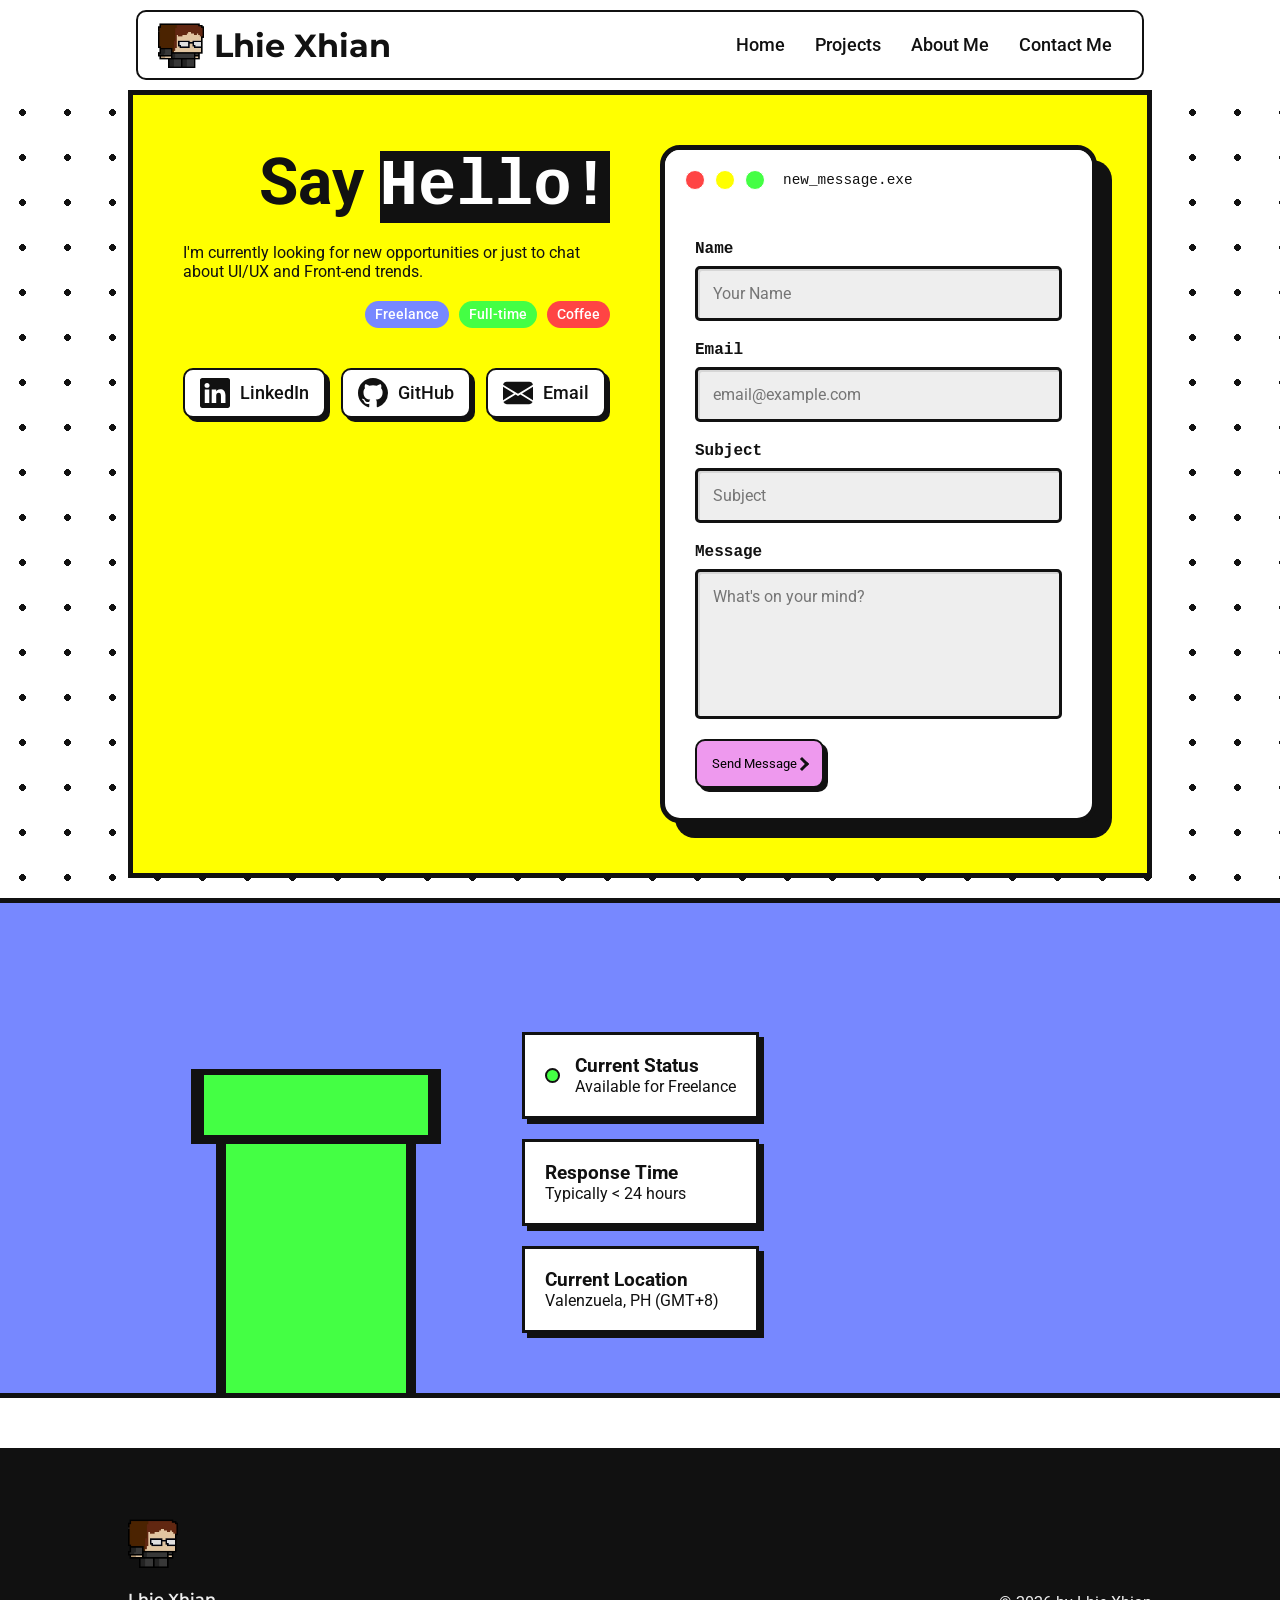
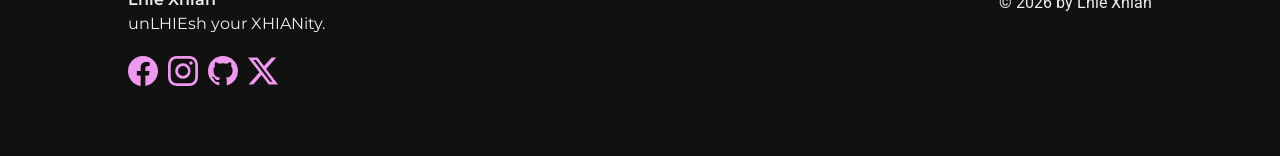
<file: contact.html>
<!DOCTYPE html>
<html lang="en">
<head>
    <meta charset="UTF-8">
    <meta name="viewport" content="width=device-width, initial-scale=1.0">
    <link rel="stylesheet" href="style.css">
    <script src="js/script.js"></script>
    <link rel="icon" href="images/img3.webp" type="image/webp"><link rel="preconnect" href="https://fonts.googleapis.com">
    <link rel="preconnect" href="https://fonts.gstatic.com" crossorigin>
    <link href="https://fonts.googleapis.com/css2?family=Montserrat:ital,wght@0,100..900;1,100..900&family=Roboto:ital,wght@0,100..900;1,100..900&display=swap" rel="stylesheet">
    <title>Lhie Xhian | Learn More</title>
</head>
<body>
    <header>
        <div class="nav">
            <div class="logo-box">
                <img src="images/img3.webp" alt="logo" class="logo">
                <h1 class="logo-text">Lhie Xhian</h1>
            </div>
            <div class="menu-box">    
                <input type="checkbox" id="menu-toggle">
                
                <label for="menu-toggle" class="menu-icon">
                    <div class="icon-lines"></div>
                    <div class="icon-lines"></div>
                    <div class="icon-lines"></div>
                </label>

                <div class="menu">
                    <div class="menubtn btn"><a href="index.html">Home</a></div>
                    <div class="menubtn btn"><a href="works.html">Projects</a></div>
                    <div class="menubtn btn"><a href="about.html">About Me</a></div>
                    <div class="menubtn btn"><a href="contact.html">Contact Me</a></div>
                </div>
            </div>
        </div>
    </header>
    <main class="contact-page">
        <section class="contact-container">
            <div class="contact-info">
                <h1 class="cta-text">Say <span>Hello!</span></h1>
                <p>I'm currently looking for new opportunities or just to chat about UI/UX and Front-end trends.</p>
                
                <div class="role-bar">
                    <div class="tabs" id="blue">Freelance</div>
                    <div class="tabs" id="green">Full-time</div>
                    <div class="tabs" id="red">Coffee</div>
                </div>

                <div class="social-links">
                    <div class="btn social-btn">
                        <svg xmlns="http://www.w3.org/2000/svg" fill="currentColor" class="bi bi-linkedin" viewBox="0 0 16 16">
                            <path d="M0 1.146C0 .513.526 0 1.175 0h13.65C15.474 0 16 .513 16 1.146v13.708c0 .633-.526 1.146-1.175 1.146H1.175C.526 16 0 15.487 0 14.854zm4.943 12.248V6.169H2.542v7.225zm-1.2-8.212c.837 0 1.358-.554 1.358-1.248-.015-.709-.52-1.248-1.342-1.248S2.4 3.226 2.4 3.934c0 .694.521 1.248 1.327 1.248zm4.908 8.212V9.359c0-.216.016-.432.08-.586.173-.431.568-.878 1.232-.878.869 0 1.216.662 1.216 1.634v3.865h2.401V9.25c0-2.22-1.184-3.252-2.764-3.252-1.274 0-1.845.7-2.165 1.193v.025h-.016l.016-.025V6.169h-2.4c.03.678 0 7.225 0 7.225z"/>
                        </svg>
                        <a href="https://www.linkedin.com/in/lhie-xhian" target="_blank">LinkedIn
                        </a>
                    </div>
                    <div class="btn social-btn">
                        <svg xmlns="http://www.w3.org/2000/svg" fill="currentColor" class="bi bi-github" viewBox="0 0 16 16">
                            <path d="M8 0C3.58 0 0 3.58 0 8c0 3.54 2.29 6.53 5.47 7.59.4.07.55-.17.55-.38 0-.19-.01-.82-.01-1.49-2.01.37-2.53-.49-2.69-.94-.09-.23-.48-.94-.82-1.13-.28-.15-.68-.52-.01-.53.63-.01 1.08.58 1.23.82.72 1.21 1.87.87 2.33.66.07-.52.28-.87.51-1.07-1.78-.2-3.64-.89-3.64-3.95 0-.87.31-1.59.82-2.15-.08-.2-.36-1.02.08-2.12 0 0 .67-.21 2.2.82.64-.18 1.32-.27 2-.27s1.36.09 2 .27c1.53-1.04 2.2-.82 2.2-.82.44 1.1.16 1.92.08 2.12.51.56.82 1.27.82 2.15 0 3.07-1.87 3.75-3.65 3.95.29.25.54.73.54 1.48 0 1.07-.01 1.93-.01 2.2 0 .21.15.46.55.38A8.01 8.01 0 0 0 16 8c0-4.42-3.58-8-8-8"/>
                        </svg>
                        <a href="https://github.com/lhiexhian" target="_blank">GitHub
                        </a>
                    </div>
                    <div class="btn social-btn">
                        <svg xmlns="http://www.w3.org/2000/svg" fill="currentColor" class="bi bi-envelope-fill" viewBox="0 0 16 16">
                            <path d="M.05 3.555A2 2 0 0 1 2 2h12a2 2 0 0 1 1.95 1.555L8 8.414zM0 4.697v7.104l5.803-3.558zM6.761 8.83l-6.57 4.027A2 2 0 0 0 2 14h12a2 2 0 0 0 1.808-1.144l-6.57-4.027L8 9.586zm3.436-.586L16 11.801V4.697z"/>
                        </svg>
                        <a href="mailto:lhiexhian@gmail.com">Email
                        </a>
                    </div>
                </div>
            </div>
            <div class="contact-card">
                <div class="card-header">
                    <div class="dots">
                        <div class="dot red"></div>
                        <div class="dot yellow"></div>
                        <div class="dot green"></div>
                    </div>
                    <span class="window-title">new_message.exe</span>
                </div>
                <form action="#" class="contact-form">
                    <div class="input-group">
                        <label>Name</label>
                        <input type="text" placeholder="Your Name" required>
                    </div>
                    <div class="input-group">
                        <label>Email</label>
                        <input type="email" placeholder="email@example.com" required>
                    </div>
                    <div class="input-group">
                        <label>Subject</label>
                        <input type="text" placeholder="Subject" required>
                    </div>
                    <div class="input-group">
                        <label>Message</label>
                        <textarea placeholder="What's on your mind?"></textarea>
                    </div>
                    <button type="submit" class="herobtn btn">
                        Send Message <div class="direct"></div>
                    </button>
                </form>
            </div>
        </section>
        <section class="status">
            <div class="idle"></div>
            <div class="status-grid">
                <div class="status-card">
                    <span class="status-dot blink"></span>
                    <div class="status-text">
                        <h3>Current Status</h3>
                        <p>Available for Freelance</p>
                    </div>
                </div>
                <div class="status-card">
                    <div class="status-text">
                        <h3>Response Time</h3>
                        <p>Typically < 24 hours</p>
                    </div>
                </div>
                <div class="status-card">
                    <div class="status-text">
                        <h3>Current Location</h3>
                        <p>Valenzuela, PH (GMT+8)</p>
                    </div>
                </div>
            </div>
        </section>
    </main>
    <!-- <main>
        <section>
            
        </section>
        <section></section>
        <section></section>
        <section></section>
    </main> -->
    <footer>
        <div class="footer-box">
            <img src="images/img3.webp" alt="logo" class="logo">
            <p class="logo-text">Lhie Xhian</p>
            <p class="logo-text">unLHIEsh your XHIANity.</p>
            <div class="icon-box">
                    <svg xmlns="http://www.w3.org/2000/svg" fill="currentColor" class="bi bi-facebook" viewBox="0 0 16 16">
                        <path d="M16 8.049c0-4.446-3.582-8.05-8-8.05C3.58 0-.002 3.603-.002 8.05c0 4.017 2.926 7.347 6.75 7.951v-5.625h-2.03V8.05H6.75V6.275c0-2.017 1.195-3.131 3.022-3.131.876 0 1.791.157 1.791.157v1.98h-1.009c-.993 0-1.303.621-1.303 1.258v1.51h2.218l-.354 2.326H9.25V16c3.824-.604 6.75-3.934 6.75-7.951"/>
                    </svg>
                    <svg xmlns="http://www.w3.org/2000/svg" fill="currentColor" class="bi bi-instagram" viewBox="0 0 16 16">
                        <path d="M8 0C5.829 0 5.556.01 4.703.048 3.85.088 3.269.222 2.76.42a3.9 3.9 0 0 0-1.417.923A3.9 3.9 0 0 0 .42 2.76C.222 3.268.087 3.85.048 4.7.01 5.555 0 5.827 0 8.001c0 2.172.01 2.444.048 3.297.04.852.174 1.433.372 1.942.205.526.478.972.923 1.417.444.445.89.719 1.416.923.51.198 1.09.333 1.942.372C5.555 15.99 5.827 16 8 16s2.444-.01 3.298-.048c.851-.04 1.434-.174 1.943-.372a3.9 3.9 0 0 0 1.416-.923c.445-.445.718-.891.923-1.417.197-.509.332-1.09.372-1.942C15.99 10.445 16 10.173 16 8s-.01-2.445-.048-3.299c-.04-.851-.175-1.433-.372-1.941a3.9 3.9 0 0 0-.923-1.417A3.9 3.9 0 0 0 13.24.42c-.51-.198-1.092-.333-1.943-.372C10.443.01 10.172 0 7.998 0zm-.717 1.442h.718c2.136 0 2.389.007 3.232.046.78.035 1.204.166 1.486.275.373.145.64.319.92.599s.453.546.598.92c.11.281.24.705.275 1.485.039.843.047 1.096.047 3.231s-.008 2.389-.047 3.232c-.035.78-.166 1.203-.275 1.485a2.5 2.5 0 0 1-.599.919c-.28.28-.546.453-.92.598-.28.11-.704.24-1.485.276-.843.038-1.096.047-3.232.047s-2.39-.009-3.233-.047c-.78-.036-1.203-.166-1.485-.276a2.5 2.5 0 0 1-.92-.598 2.5 2.5 0 0 1-.6-.92c-.109-.281-.24-.705-.275-1.485-.038-.843-.046-1.096-.046-3.233s.008-2.388.046-3.231c.036-.78.166-1.204.276-1.486.145-.373.319-.64.599-.92s.546-.453.92-.598c.282-.11.705-.24 1.485-.276.738-.034 1.024-.044 2.515-.045zm4.988 1.328a.96.96 0 1 0 0 1.92.96.96 0 0 0 0-1.92m-4.27 1.122a4.109 4.109 0 1 0 0 8.217 4.109 4.109 0 0 0 0-8.217m0 1.441a2.667 2.667 0 1 1 0 5.334 2.667 2.667 0 0 1 0-5.334"/>
                    </svg>
                    <svg xmlns="http://www.w3.org/2000/svg" width="16" height="16" fill="currentColor" class="bi bi-github" viewBox="0 0 16 16">
                        <path d="M8 0C3.58 0 0 3.58 0 8c0 3.54 2.29 6.53 5.47 7.59.4.07.55-.17.55-.38 0-.19-.01-.82-.01-1.49-2.01.37-2.53-.49-2.69-.94-.09-.23-.48-.94-.82-1.13-.28-.15-.68-.52-.01-.53.63-.01 1.08.58 1.23.82.72 1.21 1.87.87 2.33.66.07-.52.28-.87.51-1.07-1.78-.2-3.64-.89-3.64-3.95 0-.87.31-1.59.82-2.15-.08-.2-.36-1.02.08-2.12 0 0 .67-.21 2.2.82.64-.18 1.32-.27 2-.27s1.36.09 2 .27c1.53-1.04 2.2-.82 2.2-.82.44 1.1.16 1.92.08 2.12.51.56.82 1.27.82 2.15 0 3.07-1.87 3.75-3.65 3.95.29.25.54.73.54 1.48 0 1.07-.01 1.93-.01 2.2 0 .21.15.46.55.38A8.01 8.01 0 0 0 16 8c0-4.42-3.58-8-8-8"/>
                    </svg>
                    <svg xmlns="http://www.w3.org/2000/svg" fill="currentColor" class="bi bi-twitter-x" viewBox="0 0 16 16">
                        <path d="M12.6.75h2.454l-5.36 6.142L16 15.25h-4.937l-3.867-5.07-4.425 5.07H.316l5.733-6.57L0 .75h5.063l3.495 4.633L12.601.75Zm-.86 13.028h1.36L4.323 2.145H2.865z"/>
                    </svg>
            </div>
        </div>
        <div class="copyright">
            <p>&copy; 2026 by Lhie Xhian</p>
        </div>
    </footer>
</body>
</html>
</file>
<file: style.css>
* {
    margin: 0;
    padding: 0;
    /* border: 1px solid green;     */
    font-family: 'Roboto', sans-serif;
    box-sizing: border-box;
    cursor: var(--def-cursor);
}
/* 1. The container (the track) */
::-webkit-scrollbar {
    width: 10px;
    height: 50%;
}

/* 2. The background of the scrollbar */
::-webkit-scrollbar-track {
  background: transparent;
  border-radius: 10px;
}

/* 3. The draggable handle */
::-webkit-scrollbar-thumb {
  background: var(--contrast);
  box-sizing: border-box;
  border: 2px solid var(--label); /* Creates padding effect around thumb */
}

/* 4. Handle on hover */
::-webkit-scrollbar-thumb:hover {
  background: #ff8c00;
}

.app-btn {
    position: fixed;
    bottom: 65px;
    right: 65px;
    width: 65px;
    height: 65px;
    background-color: var(--default);
    border: 5px solid var(--label);
    border-radius: 100%;
    box-shadow: 5px 5px 0 0 var(--label);
    z-index: 9999;
    display: flex;
    flex-direction: column;
    justify-content: center;
    align-items: center;
    box-sizing: border-box;
    padding: 10px;
    overflow: hidden;

    .app-icon {
        width: 100%;
        height: 100%;
        border: 10px solid var(--red);
        background: var(--label);
        border-radius: 100%;
        animation: moveEyes 60s infinite;
    }
    .app-icon::before {
        content: '';
        display: block;
        width: 7px;
        height: 7px;
        background-color: var(--default);
        border-radius: 100%;
    }
    .app-content {
        display: none;
    }
}
.app-btn::before {
    content: '';
    position: absolute;
    top: 0;
    left: 0;
    display: block;
    width: 65px;
    height: 65px;
    background: var(--base);
    border-bottom: 5px solid var(--label);
    z-index: 10;
    animation: closeEye 60s infinite;
    transition: .4s ease-in-out;
}
.app-btn:hover::before {
    animation: none;
    transform: translateY(-45px) !important;

    
}
.app-btn:hover .app-icon {
    animation: none;
    transform: translate(0px, 0px) !important;
}
@keyframes closeEye {
    0% {transform: translateY(-20px);}
    20% {transform: translateY(-30px);}
    25% {transform: translateY(-10px);}
    40% {transform: translateY(-50px);}
    50% {transform: translateY(-10px);}
    60% {transform: translateY(-30px);}
    78% {transform: translateY(-5px);}
    90% {transform: translateY(-40px);}
    100% {transform: translateY(-10px);}
}
@keyframes moveEyes {
    0% {transform: translate(0px, 0px);}
    20% {transform: translate(20px, 20px);}
    29% {transform: translate(10px, 1px);}
    30% {transform: translate(0px, 0px);}
    40% {transform: translate(1px, 1px);}
    42% {transform: translate(3px, 0px);}
    43% {transform: translate(1px, 2px);}
    45% {transform: translate(1px, -3px);}
    60% {transform: translate(4px, 13px);}
    61% {transform: translate(0px, 0px);}
    90% {transform: translate(21px, 10px);}
    100% {transform: translate(0px, 10px);}
}
.app-content {
    position: fixed;
    bottom: 150px;
    right: 65px;
    width: fit-content;
    height: fit-content;
    background: var(--highlight);
    padding: 10px;
    border: 3px solid var(--label);
    box-shadow: 3px 3px 0 0 var(--label);
    border-radius: 20px;
    overflow: visible;
}
.app-content::after {
    content: '';
    display: block;
    position: absolute;
    bottom: -13px;
    right: 20px;
    width: 20px;
    height: 20px;
    background-color: var(--highlight);
    z-index: 100;
    transform: rotate(45deg);
    border-top-left-radius: 100%;
    border: solid var(--label);
    border-width: 0 3px 3px 0;
}
#bgm {
    display: flex;
}

audio::-webkit-media-controls-enclosure {
    background-color: var(--base);
    border-radius: 8px;
    display: flex;
    flex-direction: column;
    border: 3px solid var(--label);
}

audio::-webkit-media-controls-play-button {
    background-color: var(--contrast);
    border-radius: 50%;
}

/* Hide the volume slider */
audio::-webkit-media-controls-volume-slider {
    display: none;
}

a {
    cursor: var(--pointer);
    display: flex;
    flex-direction: row;
    align-items: center;
    width: fit-content;

}
#Capa_1 {
    height: 100%;
    width: 20px;
    padding-left: 2px;
}
:root {
    --default: #fff;
    --label: #111;
    --unavailable: #555;
    --base: #e9e;
    --red: #f44;
    --green: #4f4;
    --blue: #78f;
    --contrast: #ff0;
    --highlight: #eee;
    

    --pointer: url("images/cursor.png") -8 -8, pointer;
    --def-cursor: url("images/pointer.png") -8 -8, default;
}
html {
    background-color: var(--default);
    scroll-behavior: smooth;
}
header, main {
    color: var(--label);
}
header, main, footer {
    display: flex;
    flex-direction: column;
    justify-content: center;
    align-items: center;
    padding: 10px;
    gap: 20px;
}
main {
    padding: 0;
    justify-content: space-evenly;
    padding : 0 0 50px 0;
}
body {
    background: radial-gradient( var(--label), var(--label) 10%, transparent 10%);
    background-size: min(5vw, 5vh) min(5vw, 5vh);
    background-attachment: fixed;
}
header {
    position: sticky;
    top: 0;
    z-index: 99;
    background: var(--default);
}
section {
    display: flex;
    flex-direction: column;
    justify-content: center;
    align-items: center;
    min-height: 100%;
    height: 500px;
    width: 100%;
    padding: 20px 0;
}
a {
    text-decoration: none;
    font-size: 1.1em;
    font-weight: 500;
    color: var(--label);
}
.btn {
    cursor: var(--pointer);
    padding: 10px;
    border-radius: 10px;
    width: fit-content;
    text-align: center;
    display: flex;
    flex-direction: row;
    justify-content: center;
    align-items: center;
    box-shadow: 4px 4px 0px var(--label);
    border: 2px solid var(--label);
    transition: .3s cubic-bezier(0.165, 0.84, 0.44, 1);
}
.btn:hover {
    cursor: var(--pointer);
    background-color: var(--contrast) !important;
    box-shadow: 5px 5px 0px var(--label);
    transform: translate(2px, -4px);
}
.nav {
    min-width: 80%;
    height: 70px;
    padding: 10px 20px;
    display: flex;
    flex-direction: row;
    align-items: center;
    justify-content: space-between;
    box-sizing: border-box;
    border-radius: 10px;
    background-color: var(--default);
    border: 2px solid var(--label);
}
.logo-box {
    display: flex;
    flex-direction: row;
    align-items: center;
    gap: 10px;
    height: 100%;
    width: auto;
}
.logo {
    height: 100%;
    width: auto;
    aspect-ratio: 1;
}
.logo-text {
    font-family: 'Montserrat', 'Roboto', sans-serif;
}
.menu {
    display: flex;
    flex-direction: row;
    gap: 10px;
}
.menubtn {
    background-color: transparent;
    border: none !important;
    box-shadow: none !important;
}
.menubtn:hover {
    border: 2px solid var(--label) !important;
    box-shadow: 5px 5px 0px var(--label) !important;
    transform: translate(0px, -4px) !important;
}
.menu-box {
    display: flex;
    flex-direction: row;
}
#menu-id {
    display: none;
}
.menu-icon {
    width: 50px;
    height: 50px;
    padding: 10px;
    background-color: var(--label);
    border-radius: 10px;

    display: none;
    flex-direction: column;
    justify-content: space-evenly;
    align-items: center;

    box-sizing: border-box;
}
.icon-lines {
    width: 100%;
    height: 3px;
    border-radius: 10px;
    background-color: var(--default);
}
.hero-banner {
    display: flex;
    flex-direction:  row;
    justify-content: space-around;
    align-items: center;
    padding: 0 10%;
    min-height: 100%;
    height: 500px;
    width: 100%;
    background-color: var(--default);

    
}
.hero {
    width: 40%;
    height: 100%;
    display: flex;
    flex-direction: column;
    justify-content: center;
    align-items: center;
    position: relative;
    transition: .3s ease-in-out;
    overflow: visible;
}
.hero::before {
    content: '';
    display: block;
    position: absolute;
    width: 100px;
    height: 100px;
    background: radial-gradient(var(--red), var(--red) 20%, transparent 20%);
    background-size: 20px 20px;
    top: 10px;
    left: 20px;
    z-index: 1;
    transform: scale(1) rotate(0deg);
    transition: .3s ease-in-out;
}
.effects {
    content: '';
    display: block;
    position: absolute;
    width: 250px;
    height: 150px;
    border: 2px dashed var(--label);
    background-color: var(--contrast);
    opacity: 0.5;
    bottom: 20px;
    right: 10px;
    transform: scale(1) rotate(0deg);
    transition: .3s ease-in-out;
}
.hero:hover::before, .hero:hover .effects {
    transform: scale(1.1) rotate(-5deg);
    opacity: 1;
}
@keyframes changeColor {
    20% { background-color: var(--red);}
    40% { background-color: var(--contrast);}
    60% { background-color: var(--green);}
    80% { background-color: var(--blue);}
    100% { background-color: var(--base);}
}
.polaroid {
    width: 300px;
    height: 350px;
    border: 5px solid var(--label);
    box-shadow: 10px 10px 0px var(--label);
    background-color: var(--blue);
    display: flex;
    flex-direction: column;
    justify-content: flex-start;
    padding: 10px;
    align-items: center;
    z-index: 2;
    transition: .8s cubic-bezier(0.165, 0.84, 0.44, 1);
    animation: changeColor 5s infinite;

    
    .imgbox {
        width: 270px;
        height: 270px;
        box-sizing: border-box;
        background-color: var(--default);
        aspect-ratio: 1;
        border: 2px solid var(--label);
        overflow: hidden;

        img {
            width: 100%;
            height: auto;
            object-fit: cover;
            object-position: center;
            transition: .8s cubic-bezier(0.165, 0.84, 0.44, 1);
        }
    }
}
.polaroid:hover {
    transform: translate(10px, -20px) rotate(5deg);
    box-shadow: 15px 15px 0px var(--label);

    .imgbox img {
        transform: scale(1.1) rotate(-5deg);
    }
}
.cta {
    display: flex;
    flex-direction: column;
    align-items: flex-end;
    justify-content: center;
    gap: 20px;
    height: 50%;
    width: 50%;
}
.cta-text {
    font-size: 4rem;
    text-align: right;
}
.cta-text span {
    background-color: var(--label);
    color: var(--default);
    font-family: 'Courier New', Courier, monospace;
}
.role-bar {
    display: flex;
    flex-direction: row;
    gap: 10px;
    justify-content: flex-end;

    .tabs {
        padding: 5px 10px;
        border-radius: 20px;
        color: var(--label);
        background-color: rgba(230, 150, 230, .4);
        font-size: .9em;
        font-weight: 500;
        color: var(--default);
    }
    #red {
        background-color: var(--red);
    }
    #blue {
        background-color: var(--blue);
    }
    #green {
        background-color: var(--green);
    }
    #yellow {
        background-color: var(--contrast);
        * {
            color: var(--blue);
        }
    }
}
.herobtn {
    padding: 15px !important;
    display: flex !important;
    flex-direction: row !important;
    align-items: center !important;
    background-color: var(--base);
}
.herobtn a {
    font-weight: 600;
}
.direct {
    width: 10px;
    height: 10px;
    border: 3px solid var(--label);
    border-left: transparent;
    border-bottom: transparent;
    transform: rotate(45deg);
}
.about-me {
    height: 400px;
    width: 80%;
    border: 5px solid var(--label);
    position: relative;
    padding: 20px;
    gap: 10px;
    box-sizing: border-box;
    display: flex;
    flex-direction: column;
    justify-content: flex-start;
    background-color: var(--default);
}
.aboutme-grid {
    display: flex;
    flex-direction: row;
    justify-content: center;
    width: 100%;
    height: 100%;
}
.aboutme-btn {
    width: fit-content;
    display: flex;
    flex-direction: row;
    align-items: center; 
    padding: 15px !important;
}
.aboutme-imgbox {
    display: flex;
    flex-direction: column;
    justify-content: center;
    align-items: center;
    box-sizing: border-box;
    width: 50%;
    max-width: 500px;
    padding: 20px;
}
.aboutme-img {
    width: 300px;
    height: auto;
    aspect-ratio: 1;
    object-fit: cover;
    object-position: bottom;
    overflow: hidden;
    border-radius: 100%;
    border: 3px solid var(--label);
}
.aboutme-contentbox {
    display: flex;
    flex-direction: column;
    justify-content: center;
    box-sizing: border-box;
    gap: 10px;
    width: 100%;
    max-width: 600px;
    padding: 20px;
    font-size: 1rem;
}
.aboutme-title {
    font-size: 3em;
}
.recent {
    height: 300px;
    padding: 50px 0;
    gap: 20px;
}
.recent-grid {
    width: 80%;
    display: flex;
    flex-direction: row;
    justify-content: space-between;
    align-items: center;
}
.recent-card {
    width: 20%;
    height: 200px;
    display: flex;
    flex-direction: column;
    position: relative;
    font-size: 1.2em;
    font-weight: 500;
    text-align: center;
    border: 3px solid var(--label);
    border-radius: 10px;
    box-shadow: 4px 4px 0px var(--label);
    background-color: var(--default);
    overflow: hidden;

    a {
        display: flex;
        flex-direction: column;
        justify-content: center;
        align-items: center;
        height: 100%;
        width: 100%;
    }
}
.recent-card:hover > a .recent-card-label::after {
    opacity: 1;
    
}
.about .skills {
    display: flex;
    flex-direction: column;
    width: 80%;
    height: fit-content;
    padding: 50px 20px 20px 20px;
    gap: 20px;
    border: 5px solid var(--label);
    border-radius: 20px;
    box-shadow: 5px 5px 0 0 var(--label);
    background: var(--default);
    position: relative;

    

    .toolbox-container {
        display: flex;
        flex-direction: row;
        flex-wrap: wrap;
        gap: 20px;
        width: 100%;
    }

    .tool-box {
        display: flex;
        flex-direction: column;
        flex: 1 1;
        min-width: 200px;
        gap: 10px;
    }
    .skill-box {
        display: flex;
        flex-direction: row;
        gap: 10px;
        position: relative;
        padding: 10px 10px 30px 10px;
        border: 3px solid var(--label);
        border-radius: 10px;
        box-shadow: 3px 3px 0px var(--label);
        transition: .3s cubic-bezier(0.39, 0.575, 0.565, 1);
    }
    
    .skill-box:hover {
        box-shadow: 5px 5px 0px var(--label);
        transform: translate(2px, -4px) scale(1.05);

        * {
            transform: scale(1.05), translate(5px, -4px);
            font-weight: 800;
        }
    }
    .skillname {
        font-size: 1.1em;
        font-weight: 500;
        width: 100%;
        display: flex;
        flex-direction: row;
        align-items: center;
        justify-content: flex-start;
    }
    .proficiency {
        position: absolute;
        bottom: 10px;
        left: 10px;
        right: 10px;
        width: calc(100% - 20px);
        height: 10px;
        background-color: var(--base);
        border: 2px solid var(--label);
        border-radius: 5px;
        z-index: 1;
        overflow: hidden;
    }

    .proficiency::before {
        content: '';
        display: block;
        position: absolute;
        height: 100%;
        width: var(--xp);
        left: 0;
        top: 0;
        background-color: var(--contrast);
        z-index: 2;
        transition: 0.5s ease-in-out;
    }
    svg {
        display: flex;
        width: 50px;
        height: 50px;
    }
}
.home .skills {
    width: 80%;
    height: fit-content;
    padding: 70px 20px 20px 20px;
    gap: 20px;
    border: 5px solid var(--label);
    border-radius: 20px;
    box-shadow: 5px 5px 0 0 var(--label);
    background: var(--default);
    position: relative;

    .content-container {
        width: 100%;
        display: flex;
        flex-direction: row;
        height: fit-content;
    }
    .toolbox-container {
        display: flex;
        flex-direction: row;
        flex-wrap: wrap;
        gap: 20px;
        width: 100%;
    }
    .tool-label {
        width: 100%;
    }
    .tool-box {
        display: flex;
        flex-direction: row;
        flex-wrap: wrap;
        flex: 1 1;
        width: 100%;
        gap: 10px;
    }
    .skill-box {
        display: flex;
        flex-direction: row;
        gap: 10px;
        position: relative;
        flex: 1 1;
        width: 150px;
        padding: 10px 10px 30px 10px;
        border: 3px solid var(--label);
        border-radius: 10px;
        box-shadow: 3px 3px 0px var(--label);
        transition: .3s cubic-bezier(0.39, 0.575, 0.565, 1);
    }
    .skill-box:hover {
        box-shadow: 5px 5px 0px var(--label);
        transform: translate(2px, -4px) scale(1.05);
        background-color: var(--base);
        * {
            transform: scale(1.05), translate(5px, -4px);
            font-weight: 800;
        }
    }
    .proficiency {
        position: absolute;
        bottom: 10px;
        left: 10px;
        right: 10px;
        width: calc(100% - 20px);
        height: 10px;
        background-color: var(--red);
        border: 2px solid var(--label);
        border-radius: 5px;
        z-index: 1;
        overflow: hidden;
    }
    .proficiency::before {
        content: '';
        display: block;
        position: absolute;
        height: 100%;
        width: var(--xp);
        left: 0;
        top: 0;
        background-color: var(--contrast);
        z-index: 2;
        transition: 0.5s ease-in-out;
    }
    svg {
        display: flex;
        width: 50px;
        height: 50px;
    }
    .description-box {
        display: flex;
        flex-direction: column;
        justify-content: center;
        align-items: flex-start;
        padding: 30px;
        gap: 10px;
        width: 100%;

        h1 {
            font-size: 3em;
        }
        p {
            font-size: 1.5em;
        }
        .btn {
            background-color: var(--highlight);
            * {
                font-size: 1.2em;
            }
        }
    }
}

.skills::before {
    content: '';
    display: block;
    position: absolute;
    width: 100%;
    height: 30px;
    background: radial-gradient(var(--red), var(--red) 50%, var(--label) 50%, var(--label) 70%, transparent 70%),
                radial-gradient(var(--contrast), var(--contrast) 50%, var(--label) 50%, var(--label) 70%, transparent 70%),
                radial-gradient(var(--green), var(--green) 50%, var(--label) 50%, var(--label) 70%, transparent 70%);
    background-size: 30px 30px, 30px 30px, 30px 30px;
    background-position: 0 0, 40px 0, 80px 0;
    background-repeat: no-repeat;
    top: 20px;
    left: 20px;
    z-index: 10;
}
/* ############################################# */
/* ############################################# */
/* ############################################# */
/* ############################################# */
/* ############################################# */

.container-drag {
    width: 1%;
    height: 1%;
    position: absolute;
    top: 100px;
    left: 0px;
    display: grid;
    grid-template-rows: min-content auto 1fr;
    grid-template-columns: min-content auto 1fr;
    background-size: cover;  
    z-index: 200;
}
.about-me .container-drag {
    top: 0; 
}
textarea {
z-index: 99;
width: 100px;
height: 180px;
background-color: #e9e;
opacity: 0;
cursor: var(--def-cursor);
grid-row: 1;
grid-column: 1;
}
.mask {
grid-row: 1;
grid-column: 1;
width: 100%;
height: calc(100% - 20px);
position: relative;
&:after {
    content: '';
    position: absolute;
    height: 20px;
    left: 0;
    right: 20px;
    bottom: -20px;
    background: inherit;
}
}
.file {
position: relative;
top: -20px;
left: -20px;
grid-row: 2;
grid-column: 2;
height: 50px;
width: 50px;
box-sizing: border-box;
transition: .1s ease-in-out;
}
.vid {
background: url('images/image83.webp');
background-size: cover;
}
.txt {
background: url('images/image82.webp');
background-size: cover;
}
#demoreel-file, #readme-file {
    width: 100%;
    height: 100%;
    opacity: 0;
}
#menu-toggle {
    display: none;
}
#menu-toggle:checked ~ .menu {
    display: flex !important;
}
label {
    position: relative;
    font-family: 'Courier New', Courier, monospace;
    left: -20px;
}
.filetab {
    display: none;
    flex-direction: column;
    justify-content: center;
    align-content: center;
    width: 400px;
    height: auto;
    padding: 10px;
    background-color: var(--highlight);
    border: 2px solid var(--label);
    z-index: 999;
}
.demoreel {
    width: 100%;
    height: auto;
}
.notepad {
    width: 100%;
    height: auto;
    aspect-ratio: 3/2;
    background-color: var(--default);
    padding: 10px;
    box-sizing: border-box;
}
.note-item h1 {
    font-size: 2em;
    font-weight: 800;
}
.note-item h2 {
    font-size: 1.5em;
    font-weight: 600;
}
.note-item p {
    font-size: 1.1em;
    font-weight: 300;
}
.notepad * {
    font-family: 'Courier New', Courier, monospace;
    border-bottom: 1px solid #11111194;
    line-height: 1.5;
}
#demoreel-file:checked ~ .filetab {
    display: flex;
}
#readme-file:checked ~ .filetab {
    display: flex;
}

textarea:hover ~ .file {
transform: scale(1.1);
}


/* ############################################# */
/* ############################################# */
/* ############################################# */
/* ############################################# */
/* ############################################# */

.recent-card-label::after {
    content: 'Learn more';
    position: absolute;
    display: flex;
    align-items: center;
    font-weight: 400;
    color: var(--highlight);
    justify-content: center;
    top: 0;
    background: linear-gradient(0deg, var(--label), transparent);
    opacity: 0;
    height: auto;
    width: 100%;
    aspect-ratio: 3/2;
    z-index: 10;
}
.recent-card-thumbnail {
    width: 100%;
    height: auto;
    aspect-ratio: 3/2;
    object-position: center;
    object-fit: cover;
    position: relative;
    background: var(--label);
    z-index: 1;
}
.recent-card-label {
    display: flex;
    flex-direction: column;
    justify-content: center;
    align-items: center;
    height: 100%;
    flex: 1 1;
}
footer {
    background-color: var(--label);
    flex-direction: row;
    justify-content: space-between;
    padding: 50px 10% !important;
}
footer .footer-box {
    min-width: 200px;
    display: flex;
    flex-direction: column;
}
.footer-box .logo-text:first-of-type {
    font-weight: 600;
}
.footer-box .logo-text {
    font-size: 1em;
    line-height: 1.5;
    color: var(--highlight);
}
.footer-box .logo {
    width: 50px;
    height: auto !important;
    aspect-ratio: 1;
    margin: 20px 0;
}
.icon-box {
    display: flex;
    flex-direction: row;
    align-items: center;
    gap: 10px;
    width: fit-content;
    
    .icon a svg {
        width: auto;
        height: auto;
        width: 30px;
        height: 30px;
        color: var(--label);
        padding: 2px;
        border-radius: 2px;
    }
    a {
        display: flex;
        flex-direction: row;
        align-items: center;
        gap: 5px;
        padding: 5px 10px;
    }
    span {
        font-size: .8em;
    }
    a:hover {
        background: var(--label);
        border-radius: 5px;
    }
    a:hover * {
        color: var(--contrast);
    }
}
.footer-box .icon-box{
    margin: 20px 0;

    svg {
        height: 30px;
        width: 30px;
        color: var(--base) !important;
    }
}
.copyright {
    color: var(--highlight);
}
.works-body main {
    padding: 50px;
    box-sizing: border-box;
}
.modal {
    position: fixed;
    top: 0;
    left: 0;
    width: 100%;
    height: 100%;
    z-index: 100;
    background-color: rgba(0, 0, 0, 0.5);
    display: flex;
    justify-content: center;
    align-items: center;
    display: none;
}
.modal-header {
    display: flex;
    flex-direction: row;
    justify-content: space-between;
    gap: 20px;
    flex: 1 1;
    align-items: center;
}
.modal.active {
    display: flex;
}
.modal-content {
    background-color: var(--default);
    padding: 20px;
    border: 5px solid var(--label);
    border-radius: 10px;
    width: 80%;
    max-width: 600px;
    box-shadow: 5px 5px 0 0 var(--label);
    display: flex;
    flex-direction: column;
    gap: 20px;
}
.modal-title {
    font-size: 2em;
    font-weight: 600;
    color: var(--label);
}
.modal-image {
    width: 100%;
    object-fit: contain;
    max-height: 300px;
    background: radial-gradient(var(--label), var(--label) 50%, transparent 50%);
    background-size: 5px 5px;
    border-radius: 10px;
    border: 2px solid var(--label);
    overflow: scroll;
}
.modal-btn {
    align-self: flex-end;
    padding: 10px 20px;
    border-radius: 10px;
    color: var(--default);
    font-weight: 600;
    border: none;
    box-shadow: 4px 4px 0px var(--label);
    transition: .3s cubic-bezier(0.165, 0.84, 0.44, 1);
}
.close {
    background-color: transparent;
    color: var(--label);
    border: 2px solid var(--label);
    border-radius: 10px;
    box-shadow: 5px 5px 0px var(--label);
    padding: 2px;
    width: 50px;
    height: auto;
    aspect-ratio: 1;
    display: flex;
    justify-content: center;
    align-content: center;
    font-size: 2em;
    transition: .3s cubic-bezier(0.165, 0.84, 0.44, 1);
    
}
.close:hover {
    background-color: var(--red);
    color: var(--default);
    transform: translate(2px, -4px);
    box-shadow: 7px 7px 0px var(--label);
}
.works {
    width: 80%;
    height: fit-content;
    border: 3px solid var(--label);
    border-radius: 40px;
    background-color: var(--default);
    box-shadow: 5px 5px 0 0 var(--label);
    display: flex;
    flex-direction: column;
    justify-content: center;
    align-items: flex-start;
    padding: 20px;
    gap: 20px;
}
.work-grids {
    display: flex;
    flex-wrap: wrap;
    flex-direction: row;
    justify-content: flex-start;
    gap: 20px;
}
.work-cards {
    cursor: var(--pointer);
    width: calc(25% - 20px);
    height: fit-content;
    display: flex;
    flex-direction: column;
    gap: 10px;
    border: 2px solid var(--label);
    border-radius: 20px;
    padding: 10px;
    box-shadow: 5px 5px 0 0 var(--label);
    box-sizing: border-box;
    transition: .3s ease-in-out;
    cursor: var(--pointer);

    * {
        cursor: var(--pointer);
    }
}
.work-cards:hover {
    transform: translateY(-10px) scale(1.04);
    background-color: var(--base);
}
.work-img {
    width: 100%;
    height: auto;
    aspect-ratio: 3/2;
    border-radius: 10px;
    border: 2px solid var(--label);
    object-fit: cover;
}



.contact-container {
    width: 80%;
    display: flex;
    flex-direction: row;
    gap: 50px;
    align-items: flex-start;
    height: fit-content;
    background-color: var(--contrast);
    padding: 50px;
    border: 5px solid var(--label);
}

.contact-info {
    flex: 1;
    display: flex;
    flex-direction: column;
    justify-content: first baseline;
    gap: 20px;
    width: 100%;
}

.social-links {
    display: flex;
    flex-direction: row;
    gap: 15px;
    margin-top: 20px;
}

.social-btn {
    background-color: var(--default);
    padding: 8px 15px !important;
    display: flex;
    flex-direction: row;
    gap: 10px;
    width: fit-content;

    svg {
        width: auto;
        height: 30px;
        aspect-ratio: 1;
    }
}

.contact-card {
    flex: 1;
    background: var(--default);
    border: 5px solid var(--label);
    box-shadow: 15px 15px 0px var(--label);
    border-radius: 20px;
    overflow: hidden;
    height: fit-content;
    width: 100%;
}

.card-header {
    background: var(--default);
    padding: 20px;
    display: flex;
    flex-direction: row;
    align-items: center;
    gap: 8px;
}

.window-title {
    font-family: 'Courier New', monospace;
    font-size: 0.9em;
    margin-left: 10px;
}
.dots {
    display: flex;
    flex-direction: row;
    gap: 10px;
}
.dot {
    width: 20px;
    height: 20px;
    border-radius: 50%;
    border: 1px solid var(--default);
}
.red { background: var(--red); }
.yellow { background: var(--contrast); }
.green { background: var(--green); }

.contact-form {
    padding: 30px;
    display: flex;
    flex-direction: column;
    gap: 20px;
}

.input-group {
    display: flex;
    flex-direction: column;
    gap: 8px;
}

.input-group label {
    font-weight: 800;
    left: 0; /* Override your previous label left: -20px */
}

.input-group input, 
.input-group textarea {
    padding: 15px;
    border: 3px solid var(--label);
    border-radius: 5px;
    font-size: 1rem;
    background: var(--highlight);
    box-shadow: inset 2px 2px 0px rgba(0,0,0,0.1);
}

.input-group input:focus, 
.input-group textarea:focus {
    outline: none;
    background: var(--default);
    border: 5px solid var(--label);
}

.input-group textarea {
    height: 150px;
    resize: none;
    opacity: 1; 
    width: 100%;
    z-index: 1 !important;
}
.status {
    display: flex;
    flex-direction: column;
    background-color:  var(--blue);
    background-image:
    linear-gradient(90deg, var(--label) 0%, var(--label) 5%, var(--green) 5%, var(--green) 95%, var(--label) 95%),
    linear-gradient(180deg, var(--label) 0%, var(--label) 15%, var(--green) 15%, var(--green) 85%, var(--label) 85%),
    linear-gradient(90deg, var(--label) 0%, var(--label) 5%, var(--green) 5%, var(--green) 95%, var(--label) 95%);
    background-repeat: no-repeat;
    background-size: 250px 60px, 250px 75px, 200px 300px;
    background-position: 18.5% 40%, 18.5% 40%, 20% 100%;
    width: 100%;
    border: solid var(--label);
    border-width: 5px 0;
}
.status-grid {
    display: grid;
    grid-template-columns: repeat(auto-fit, minmax(200px, 1fr));
    gap: 20px;
    margin-bottom: 40px;
}

.status-card {
    padding: 20px;
    background: var(--default);
    border: 3px solid var(--label);
    box-shadow: 5px 5px 0 var(--label);
    display: flex;
    align-items: center;
    gap: 15px;
}

.status-dot {
    width: 15px;
    height: 15px;
    background: var(--green);
    border-radius: 50%;
    border: 2px solid var(--label);
}

.blink {
    animation: pulse 1.5s infinite;
}
.idle {
    width: 200px;
    height: 200px;
    background-size: contain;
    background-repeat: no-repeat;
    image-rendering: pixelated;
    animation: changePic1 1s steps(1) infinite;
}
@keyframes changePic1 {
    0%   { background-image: url('/images/IDLE/Idle1.webp'); }
    25%  { background-image: url('/images/IDLE/Idle2.webp'); }
    50%  { background-image: url('/images/IDLE/Idle3.webp'); }
    75%  { background-image: url('/images/IDLE/Idle4.webp'); }
    100% { background-image: url('/images/IDLE/Idle1.webp'); }
}
@keyframes pulse {
    0% { opacity: 1; }
    50% { opacity: 0.4; }
    100% { opacity: 1; }
}

.about-hero {
    display: flex;
    flex-direction: row;
    justify-content: space-between;
    align-items: center;
    gap: 40px;
    width: 80%;
    height: fit-content;
}

.profile-column {
    flex: 1;
    display: flex;
    flex-direction: column;
    align-items: center;
    gap: 30px;
}

.bio-column {
    flex: 2;
}

.about-hero .about-me {
    width: 100%;
    min-height: 400px;
    height: fit-content;
    box-shadow: 15px 15px 0 var(--label);
}

.dashed-line {
    border: none;
    border-top: 3px dashed var(--label);
    margin: 20px 0;
}

/* Timeline Styling */
.timeline-section {
    width: 90%;
    height: fit-content;
    gap: 20px;
}

.timeline-item {
    display: flex;
    gap: 10px;
    margin-bottom: 20px;
    align-items: center;
}

.time-box {
    background: var(--base);
    color: var(--label);
    padding: 10px 20px;
    font-family: 'Courier New', monospace;
    font-weight: bold;
    border: 3px solid var(--label);
    width: calc(40% - 20px);
    text-align: center;
}
.time-box.red {
    background-color: var(--red);
}
.blue {
    background-color: var(--blue);
}
.yellow {
    background-color: var(--contrast);
}
.green {
    background-color: var(--green);
}
.timeline-item .content-box {
    flex: 1;
    padding: 15px;
    border: 3px solid var(--label);
    background: var(--default);
    box-shadow: 5px 5px 0 var(--label);

}

.intro-about {
    display: flex;
    flex-direction: row;
    height: 200px;
    width: 80%;
    padding: 30px 0;

    .type {
        width: 5px;
        height: 100px;
        background-color: var(--label);
        animation: type 1s infinite;
    }
    * {
        font-size: 2em;
    }
    .title-box {
        border: solid var(--label);
        border-width: 2px;
        position: relative;
        display: flex;
        flex-direction: row;
        width: 60%;
        height: 100%;
        justify-content: center;
        align-items: center;
        padding: 20px;
        box-sizing: border-box;
    }
    .title-box::before {
        content: '';
        display: block;
        background: var(--default);
        width: 10px;
        height: 10px;
        border: 5px solid var(--label);
        box-shadow: 2px 2px 0 0 var(--label);
        position: absolute;
        top: -10px;
        left: -10px;
    }
    h2::before {
        content: '';
        display: block;
        background: var(--default);
        width: 10px;
        height: 10px;
        border: 5px solid var(--label);
        box-shadow: 2px 2px 0 0 var(--label);
        position: absolute;
        top: -10px;
        right: -10px;
    }
    .title-box::after {
        content: '';
        display: block;
        background: var(--default);
        width: 10px;
        height: 10px;
        border: 5px solid var(--label);
        box-shadow: 2px 2px 0 0 var(--label);
        position: absolute;
        bottom: -10px;
        right: -10px;
    }
    h2::after {
        content: '';
        display: block;
        background: var(--default);
        width: 10px;
        height: 10px;
        border: 5px solid var(--label);
        box-shadow: 2px 2px 0 0 var(--label);
        position: absolute;
        bottom: -10px;
        left: -10px;
    }
}

@keyframes type {
    0% {background-color: transparent;}
    20% {background-color: transparent;}
    21% {background-color: var(--label);}
}
@media only screen and (max-width: 480px) {
    .dots {
        gap: 5px;
    }
    .dot {
        width: 10px;
        height: 10px;
    }
    header {
        left: 10px;
        right: 10px;
        box-sizing: border-box;
    }
    .container-drag {
        display: none;
    }
    .nav {
        width: calc(100vw - 20px);
        padding: 10px;
        box-sizing: border-box;
    }
    .nav *{
        font-size: 1.2em;
    }
    .hero-banner {
        flex-direction: column;
        gap: 20px;
        padding: 10px;
        height: fit-content;

    }
    .hero {
        width: 100%;
        height: fit-content;
    }
    .about-hero {
        flex-direction: column;
        align-items: center;
        width: calc(100% - 20px);
    }
    .profile-column, .bio-column {
        width: 100%;
    }
    .icon-box a span {
        display: none;
    }
    .cta {
        width: 100%;
        align-items: center;
        padding: 30px 0px;
        justify-content: space-evenly;
    }
    .cta-text {
        font-size: 2em;
        text-align: center;
    }
    .role-bar {
        flex-wrap: wrap;
        justify-content: center;
        gap: 5px;
        

        * {
            font-size: .8em;
        }
    }
    .menu {
        display: none;
        position: fixed;
        top: 100px;
        right: 10px;
        width: fit-content;
        height: fit-content;
        flex-direction: column;
        padding: 20px;
        background: var(--default);
        border: 5px solid var(--label);
        border-radius: 10px;
        box-shadow: 5px 5px 0 0 var(--label);
    }
    .menubtn {
        justify-content: flex-start !important;
        width: 100% !important;

        a {
            width: 100%;
        }
    }
    .menu-icon {
        display: flex;
    }
    .about-me {
        width: calc(100vw - 20px);
        height: fit-content;
        box-sizing: border-box;
    }
    .aboutme-grid {
        flex-direction: column;
    }
    .aboutme-imgbox {
        width: 100%;
    }
    .aboutme-contentbox {
        width: 100%;
    }
    .recent {
        width: 100%;
        height: fit-content;
        box-sizing: border-box;
    }
    .recent-grid {
        flex-direction: column;
        gap: 30px;
    }
    .recent-card {
        width: 100%;
        height: fit-content;
    }
    .recent-card-thumbnail {
        width: 100%;
    }
    .recent-card-label {
        padding: 20px 0;
        flex: 0;
    }
    .works {
        width: 100%;
    }
    .works-body main {
        padding: 10px;
    }
    .work-cards {
        width: calc(50% - 20px);
        min-width: 150px;
        flex: 1 1;      
    }
    .work-cards * {
        font-size: .8em;
    }
    .modal-content {
        width: 90%;
    }
    .modal-title {
        font-size: 1.5em;
        text-align: left;
    }
    .close {
        width: 40px;
        height: 40px;
        font-size: 1.5em;
    }
    .home {
        .skills {
            width: 90%;
        }
        .skills .section-title {
            display: none;
        }
        .content-container {
            flex-direction: column !important;
        }
        .toolbox-container {
            width: 100% !important;
            justify-content: center;
        }
        .tool-box {
            justify-content: center;
            width: 100%;
        }
    }
    .contact-container {
        width: 90%;
        flex-direction: column;
        padding: 20px;
    }
    .cta-text {
        text-align: left;
        font-size: 3rem;
    }
    .social-links {
        flex-direction: column;
        flex: 1 1;

        .social-btn {
            width: 100%;
            justify-content: center;
        }
    }
    .content-box {
        width: 100%;

        * {
            font-size: .8rem;
        }
    }
    .timeline-item {
        flex-direction: column;
    }
    .time-box {
        width: fit-content;
    }
    .app-btn {
        bottom: 30px;
        right: 30px;
    }
    .app-content {
        right: 30px;
        bottom: 120px;
    }
}
</file>
